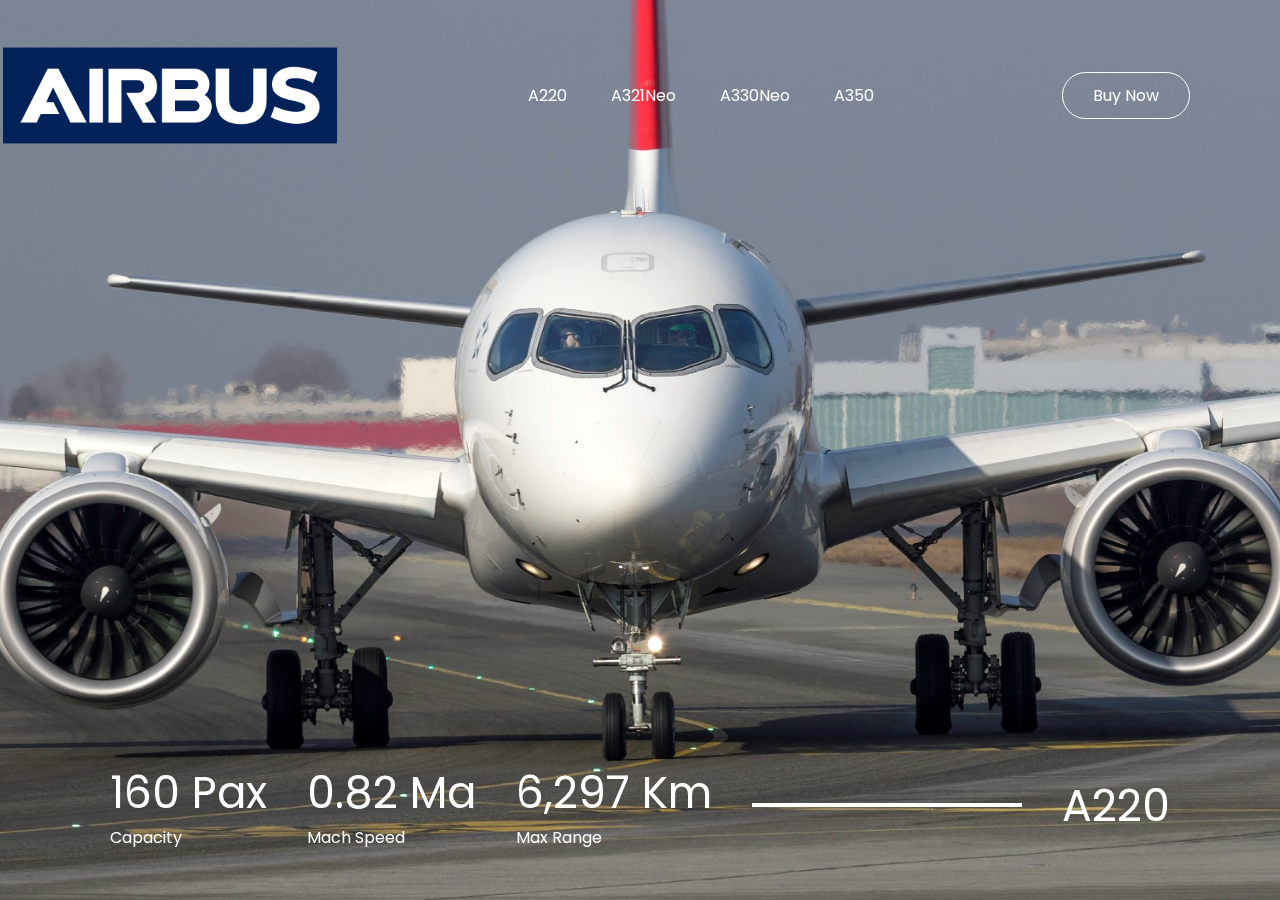
<file: index.html>
<!DOCTYPE html>
<html lang="en">
<head>
    <meta charset="UTF-8">
    <meta http-equiv="X-UA-Compatible" content="IE=edge">
    <meta name="viewport" content="width=device-width, initial-scale=1.0">
    <link rel="stylesheet" href="style.css">
    <title>Minisajt</title>
</head>
<body>
    <div class="header" id="header">
        <nav>
            <img src="images/Airbus-Logo.png" class="logo">
            <ul>
                <li><a href="#" id="A220">A220</a></li>
                <li><a href="#" id="A321Neo">A321Neo</a></li>
                <li><a href="#" id="A330Neo">A330Neo</a></li>
                <li><a href="#" id="A350">A350</a></li>
            </ul>
            <a href="buy.html" class="btn">Buy Now</a>
       </nav>
       <div class="info">
           <div>
               <h2 id="stat">160 Pax</h2>
               <p>Capacity</p>
           </div>
           <div>
               <h2 id="stat2">0.82 Ma</h2>
               <P>Mach Speed</P>
           </div>
           <div>
               <h2 id="stat3">6,297 Km</h2>
               <P>Max Range</P>
           </div>
           <div class="line">
           </div>
           <div>
               <h2 id="model">A220</h2>
           </div>
       </div>
    </div>
    <script>
        var header = document.getElementById("header");
        var A22 = document.getElementById("A220");
        var A21N = document.getElementById("A321Neo");
        var A33N = document.getElementById("A330Neo");
        var A359 = document.getElementById("A350");
        var model = document.getElementById("model");
        var stat = document.getElementById("stat");
        var stat2 = document.getElementById("stat2");
        var stat3 = document.getElementById("stat3");
 
        A22.onclick = function(){
            header.style.backgroundImage = "url(images/Swisss.jpg)";
            model.innerHTML = "A220"
            stat.innerHTML = "160 Pax"
            stat2.innerHTML = "0.82 Ma"
            stat3.innerHTML = "6,297 Km"
        }
 
        A21N.onclick = function(){
            header.style.backgroundImage = "url(images/American.jpg)";
            model.innerHTML = "A321Neo"
            stat.innerHTML = "244 Pax"
            stat2.innerHTML = "0.82 Ma"
            stat3.innerHTML = "7400 Km"
        }
 
        A33N.onclick = function(){
            header.style.backgroundImage = "url(images/TAP.jpg)";
            model.innerHTML = "A330Neo"
            stat.innerHTML = "440 Pax"
            stat2.innerHTML = "0.86 Ma"
            stat3.innerHTML = "13,334 Km"
        }
 
        A359.onclick = function(){
            header.style.backgroundImage = "url(images/Lufty.jpg)";
            model.innerHTML = "A350"
            stat.innerHTML = "440 Pax"
            stat2.innerHTML = "0.89 Ma"
            stat3.innerHTML = "15000 Km"
        }
 
    </script>
</body>
</html>
</file>
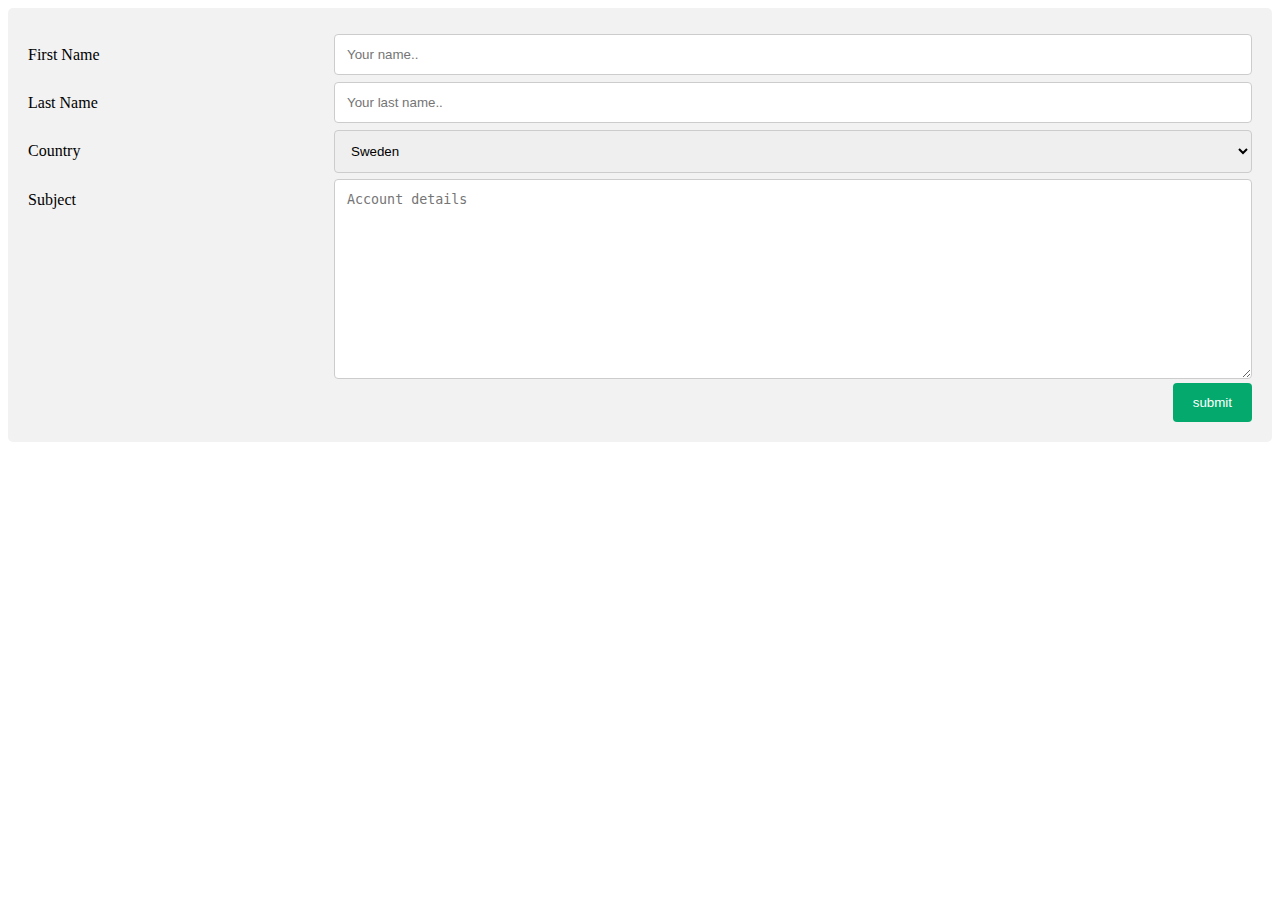
<file: buy.html>
<!DOCTYPE html>
<html lang="en">
<head>
    <meta charset="UTF-8">
    <meta http-equiv="X-UA-Compatible" content="IE=edge">
    <meta name="viewport" content="width=device-width, initial-scale=1.0">
    <link rel="stylesheet" href="buy.css">
    <title>Order Form</title>
</head>
<body>
    <div class="container">
        <form action="action_page.php">
          <div class="row">
            <div class="col-25">
              <label for="fname">First Name</label>
            </div>
            <div class="col-75">
              <input type="text" id="fname" name="firstname" placeholder="Your name..">
            </div>
          </div>
          <div class="row">
            <div class="col-25">
              <label for="lname">Last Name</label>
            </div>
            <div class="col-75">
              <input type="text" id="lname" name="lastname" placeholder="Your last name..">
            </div>
          </div>
          <div class="row">
            <div class="col-25">
              <label for="country">Country</label>
            </div>
            <div class="col-75">
              <select id="country" name="country">
                <option value="Sweden">Sweden</option>
                <option value="France">France</option>
                <option value="Germany">Germany</option>
                <option value="Norway">Norway</option>
                <option value="Korea">Korea</option>
              </select>
            </div>
          </div>
          <div class="row">
            <div class="col-25">
              <label for="subject">Subject</label>
            </div>
            <div class="col-75">
              <textarea id="subject" name="Bank" placeholder="Account details" style="height:200px"></textarea>
            </div>
          </div>
          <div class="row">
            <input type="submit" value="submit">
          </div>
        </form>
      </div>
</body>
</html>
</file>
<file: style.css>
@import url('https://fonts.googleapis.com/css2?family=Poppins:wght@300;400;500;600&display=swap');
 
*{
    margin: 0;
    padding: 0;
    box-sizing: border-box;
    font-family: 'poppins', sans-serif;
}
 
.header{
    width: 100%;
    height: 100vh;
    background-image: url(images/Swisss.jpg);
    background-color: rgba(0,0,0,0,5);
    background-blend-mode: multiply;
    background-position: center;
    background-size: cover;
    padding: 0 7%;
    transition: background-image 1s;
}
 
nav{
    position: fixed;
    top: 0;
    left: 0;
    width: 100%;
    display: flex;
    align-items: center;
}
 
.logo{
    width: 340px;
    cursor: pointer;
}
 
nav ul{
    flex: 1;
    text-align: center;
}
 
nav ul li{
    display: inline-block;
    margin: 10px 20px;
}
 
nav ul li a{
    text-decoration: none;
    color: #fff;
}
 
nav .btn{
    color: #fff;
    text-decoration: none;
    border: 1px solid #fff;
    padding: 10px 30px;
    border-radius: 30px;
    margin-right: 7%;
}
 
.info{
    width: 100%;
    padding: 0 7%;
    display: flex;
    align-items: center;
    color: #fff;
    position: fixed;
    bottom: 50px;
    left: 0;
}
 
.info div{
    margin: 0 20px;
}
 
.info div h2{
    font-size: 44px;
    font-weight: 400;
}
 
.info .line{
    flex: 1;
    background: #fff;
    height: 4px;
}
</file>
<file: buy.css>
input[type=text], select, textarea{
    width: 100%;
    padding: 12px;
    border: 1px solid #ccc;
    border-radius: 4px;
    box-sizing: border-box;
    resize: vertical;
  }
  
  label {
    padding: 12px 12px 12px 0;
    display: inline-block;
  }
  

  input[type=submit] {
    background-color: #04AA6D;
    color: white;
    padding: 12px 20px;
    border: none;
    border-radius: 4px;
    cursor: pointer;
    float: right;
  }
  

  .container {
    border-radius: 5px;
    background-color: #f2f2f2;
    padding: 20px;
  }
  
 
  .col-25 {
    float: left;
    width: 25%;
    margin-top: 6px;
  }
  
 
  .col-75 {
    float: left;
    width: 75%;
    margin-top: 6px;
  }
  
 
  .row:after {
    content: "";
    display: table;
    clear: both;
  }
  
  @media screen and (max-width: 600px) {
    .col-25, .col-75, input[type=submit] {
      width: 100%;
      margin-top: 0;
    }
  }
</file>
